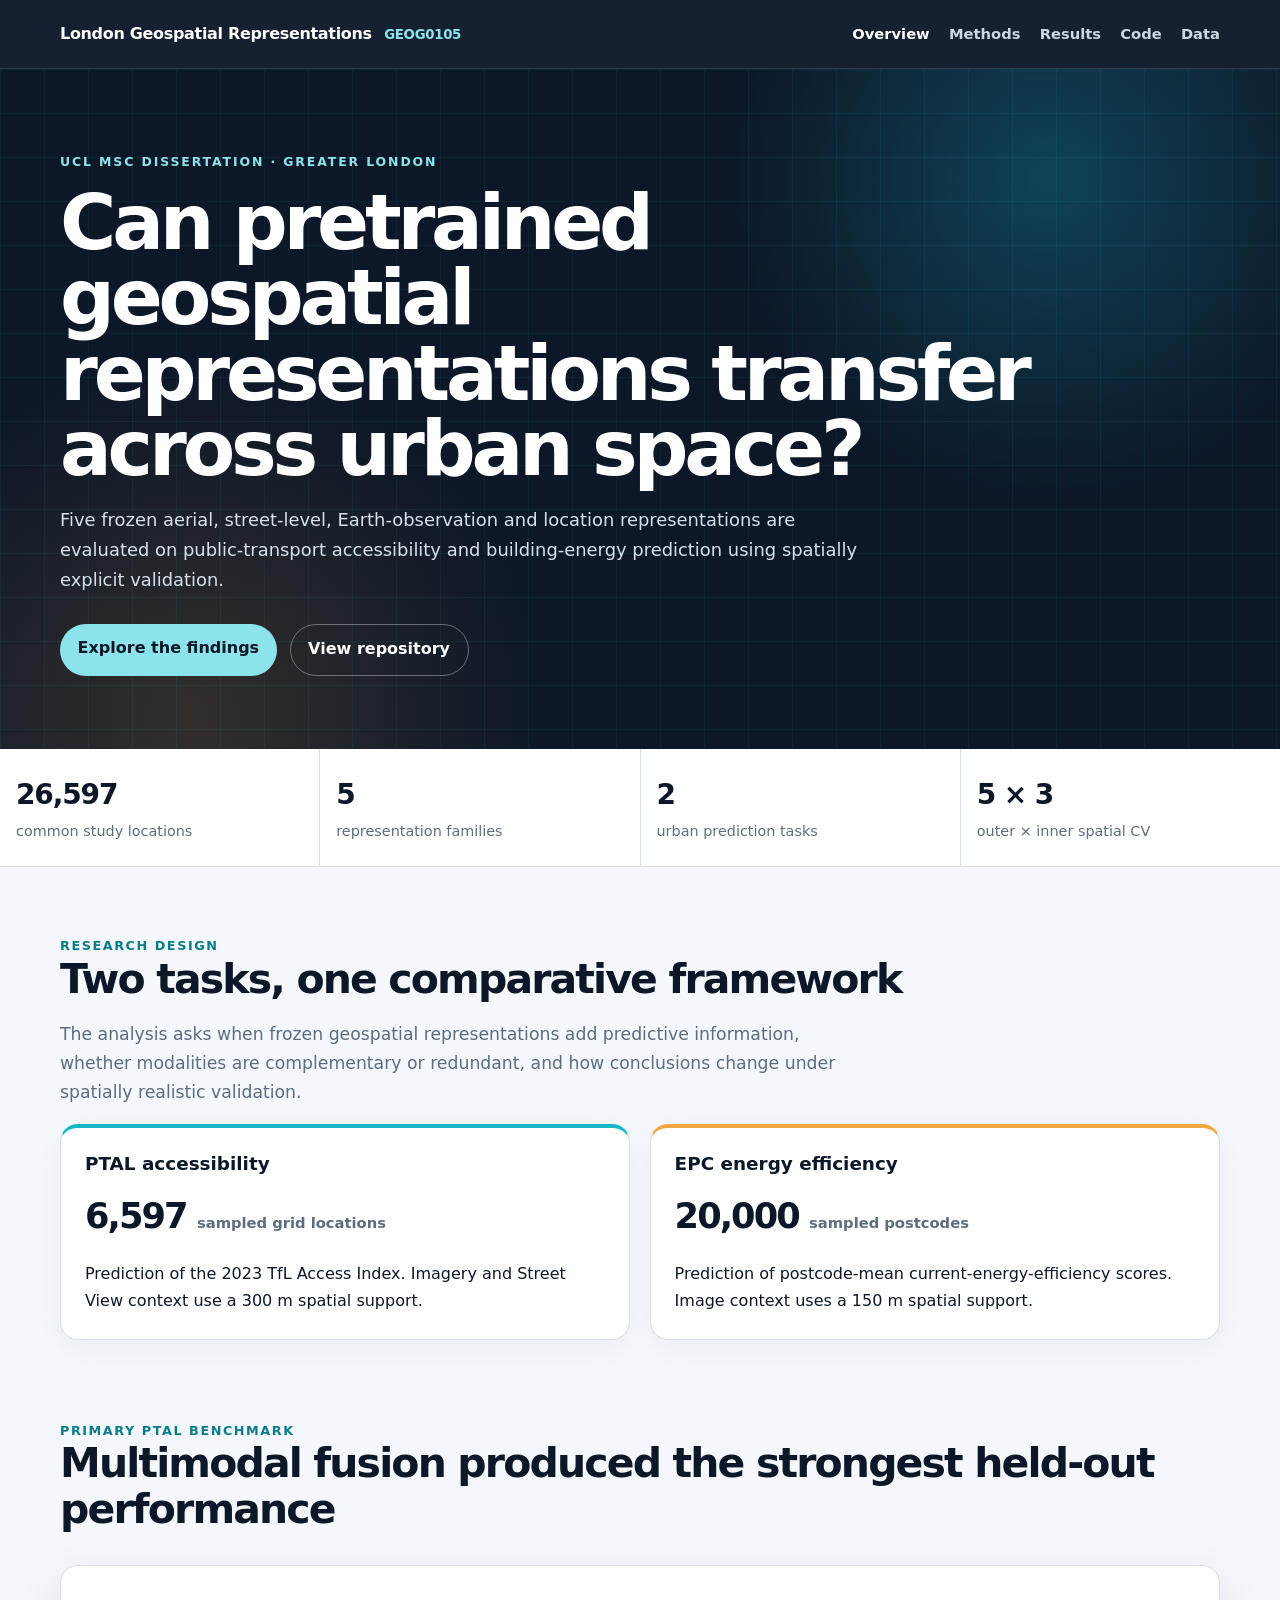
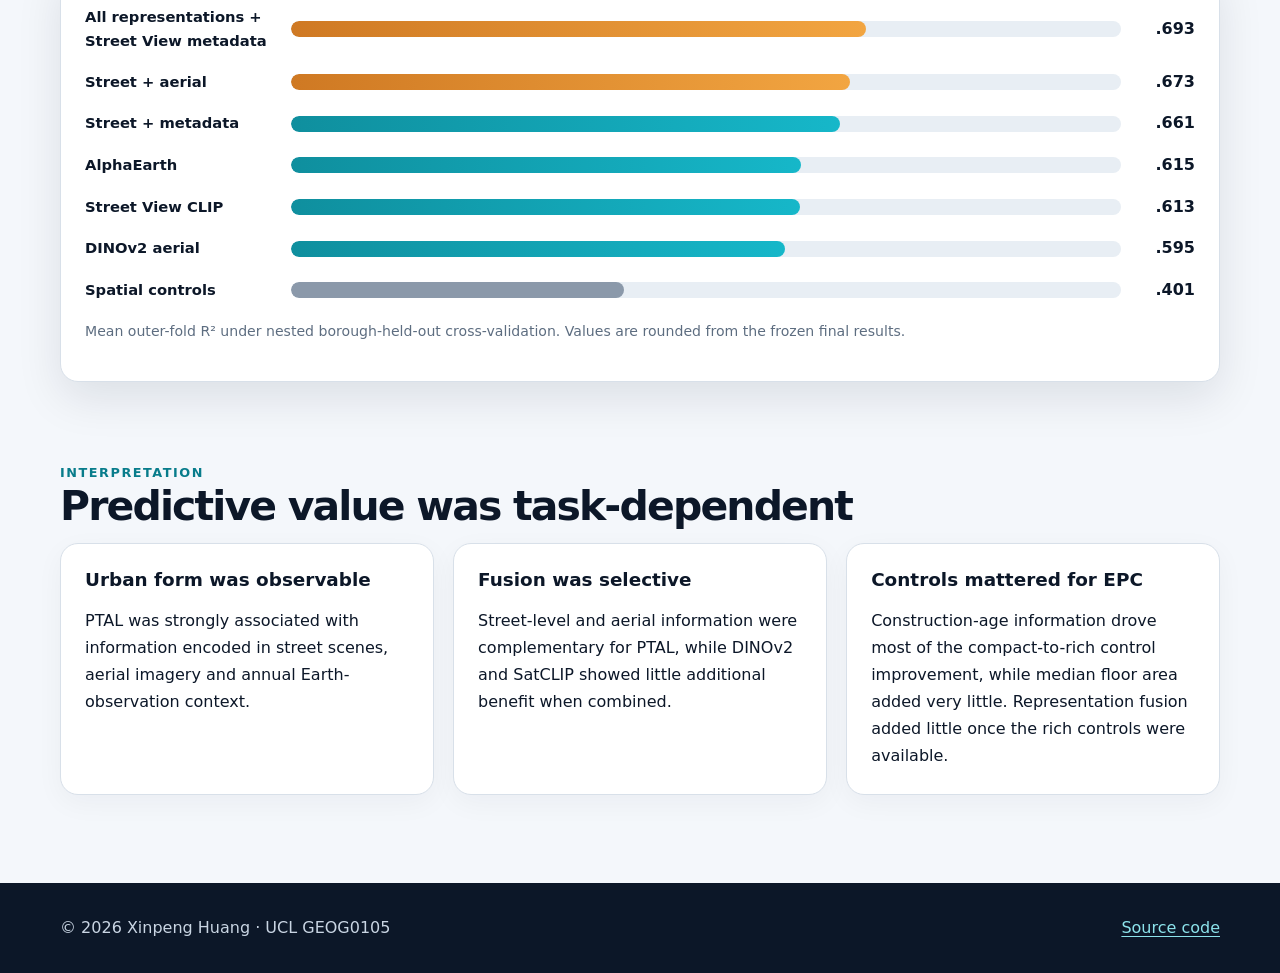
<file: docs/index.html>
<!doctype html>
<html lang="en">
<head>
  <meta charset="utf-8">
  <meta name="viewport" content="width=device-width, initial-scale=1">
  <meta name="description" content="UCL MSc dissertation on multimodal geospatial representations for spatially generalisable urban prediction in London.">
  <title>London Geospatial Representations</title>
  <link rel="stylesheet" href="assets/style.css">
</head>
<body>
  <header class="site-header"><nav class="nav" aria-label="Primary navigation">
    <a class="brand" href="index.html">London Geospatial Representations <small>GEOG0105</small></a>
    <div class="nav-links"><a aria-current="page" href="index.html">Overview</a><a href="methods.html">Methods</a><a href="results.html">Results</a><a href="code.html">Code</a><a href="data.html">Data</a></div>
  </nav></header>

  <section class="hero"><div class="hero-inner">
    <div class="eyebrow">UCL MSc Dissertation · Greater London</div>
    <h1>Can pretrained geospatial representations transfer across urban space?</h1>
    <p>Five frozen aerial, street-level, Earth-observation and location representations are evaluated on public-transport accessibility and building-energy prediction using spatially explicit validation.</p>
    <div class="hero-actions"><a class="button button-primary" href="results.html">Explore the findings</a><a class="button button-secondary" href="https://github.com/xinpeng00/london-geospatial-representations">View repository</a></div>
  </div></section>

  <div class="stat-strip" aria-label="Project statistics">
    <div class="stat"><strong>26,597</strong><span>common study locations</span></div>
    <div class="stat"><strong>5</strong><span>representation families</span></div>
    <div class="stat"><strong>2</strong><span>urban prediction tasks</span></div>
    <div class="stat"><strong>5 × 3</strong><span>outer × inner spatial CV</span></div>
  </div>

  <main>
    <section><div class="kicker">Research design</div><h2>Two tasks, one comparative framework</h2><p class="lede">The analysis asks when frozen geospatial representations add predictive information, whether modalities are complementary or redundant, and how conclusions change under spatially realistic validation.</p>
      <div class="grid-2">
        <article class="card task-card"><h3>PTAL accessibility</h3><div class="metric">6,597 <small>sampled grid locations</small></div><p>Prediction of the 2023 TfL Access Index. Imagery and Street View context use a 300 m spatial support.</p></article>
        <article class="card task-card epc"><h3>EPC energy efficiency</h3><div class="metric">20,000 <small>sampled postcodes</small></div><p>Prediction of postcode-mean current-energy-efficiency scores. Image context uses a 150 m spatial support.</p></article>
      </div>
    </section>

    <section><div class="kicker">Primary PTAL benchmark</div><h2>Multimodal fusion produced the strongest held-out performance</h2>
      <div class="chart" role="img" aria-label="Mean borough-held-out R squared for selected PTAL models">
        <div class="bar-row fusion" style="--value:.693"><div class="bar-label">All representations + Street View metadata</div><div class="bar-track"><div class="bar-fill"></div></div><div class="bar-value">.693</div></div>
        <div class="bar-row fusion" style="--value:.673"><div class="bar-label">Street + aerial</div><div class="bar-track"><div class="bar-fill"></div></div><div class="bar-value">.673</div></div>
        <div class="bar-row" style="--value:.661"><div class="bar-label">Street + metadata</div><div class="bar-track"><div class="bar-fill"></div></div><div class="bar-value">.661</div></div>
        <div class="bar-row" style="--value:.615"><div class="bar-label">AlphaEarth</div><div class="bar-track"><div class="bar-fill"></div></div><div class="bar-value">.615</div></div>
        <div class="bar-row" style="--value:.613"><div class="bar-label">Street View CLIP</div><div class="bar-track"><div class="bar-fill"></div></div><div class="bar-value">.613</div></div>
        <div class="bar-row" style="--value:.595"><div class="bar-label">DINOv2 aerial</div><div class="bar-track"><div class="bar-fill"></div></div><div class="bar-value">.595</div></div>
        <div class="bar-row control" style="--value:.401"><div class="bar-label">Spatial controls</div><div class="bar-track"><div class="bar-fill"></div></div><div class="bar-value">.401</div></div>
        <p class="chart-note">Mean outer-fold R² under nested borough-held-out cross-validation. Values are rounded from the frozen final results.</p>
      </div>
    </section>

    <section><div class="kicker">Interpretation</div><h2>Predictive value was task-dependent</h2>
      <div class="grid-3">
        <article class="card"><h3>Urban form was observable</h3><p>PTAL was strongly associated with information encoded in street scenes, aerial imagery and annual Earth-observation context.</p></article>
        <article class="card"><h3>Fusion was selective</h3><p>Street-level and aerial information were complementary for PTAL, while DINOv2 and SatCLIP showed little additional benefit when combined.</p></article>
        <article class="card"><h3>Controls mattered for EPC</h3><p>Construction-age information drove most of the compact-to-rich control improvement, while median floor area added very little. Representation fusion added little once the rich controls were available.</p></article>
      </div>
    </section>
  </main>

  <footer><div class="footer-inner"><span>© 2026 Xinpeng Huang · UCL GEOG0105</span><span><a href="https://github.com/xinpeng00/london-geospatial-representations">Source code</a></span></div></footer>
</body>
</html>
</file>
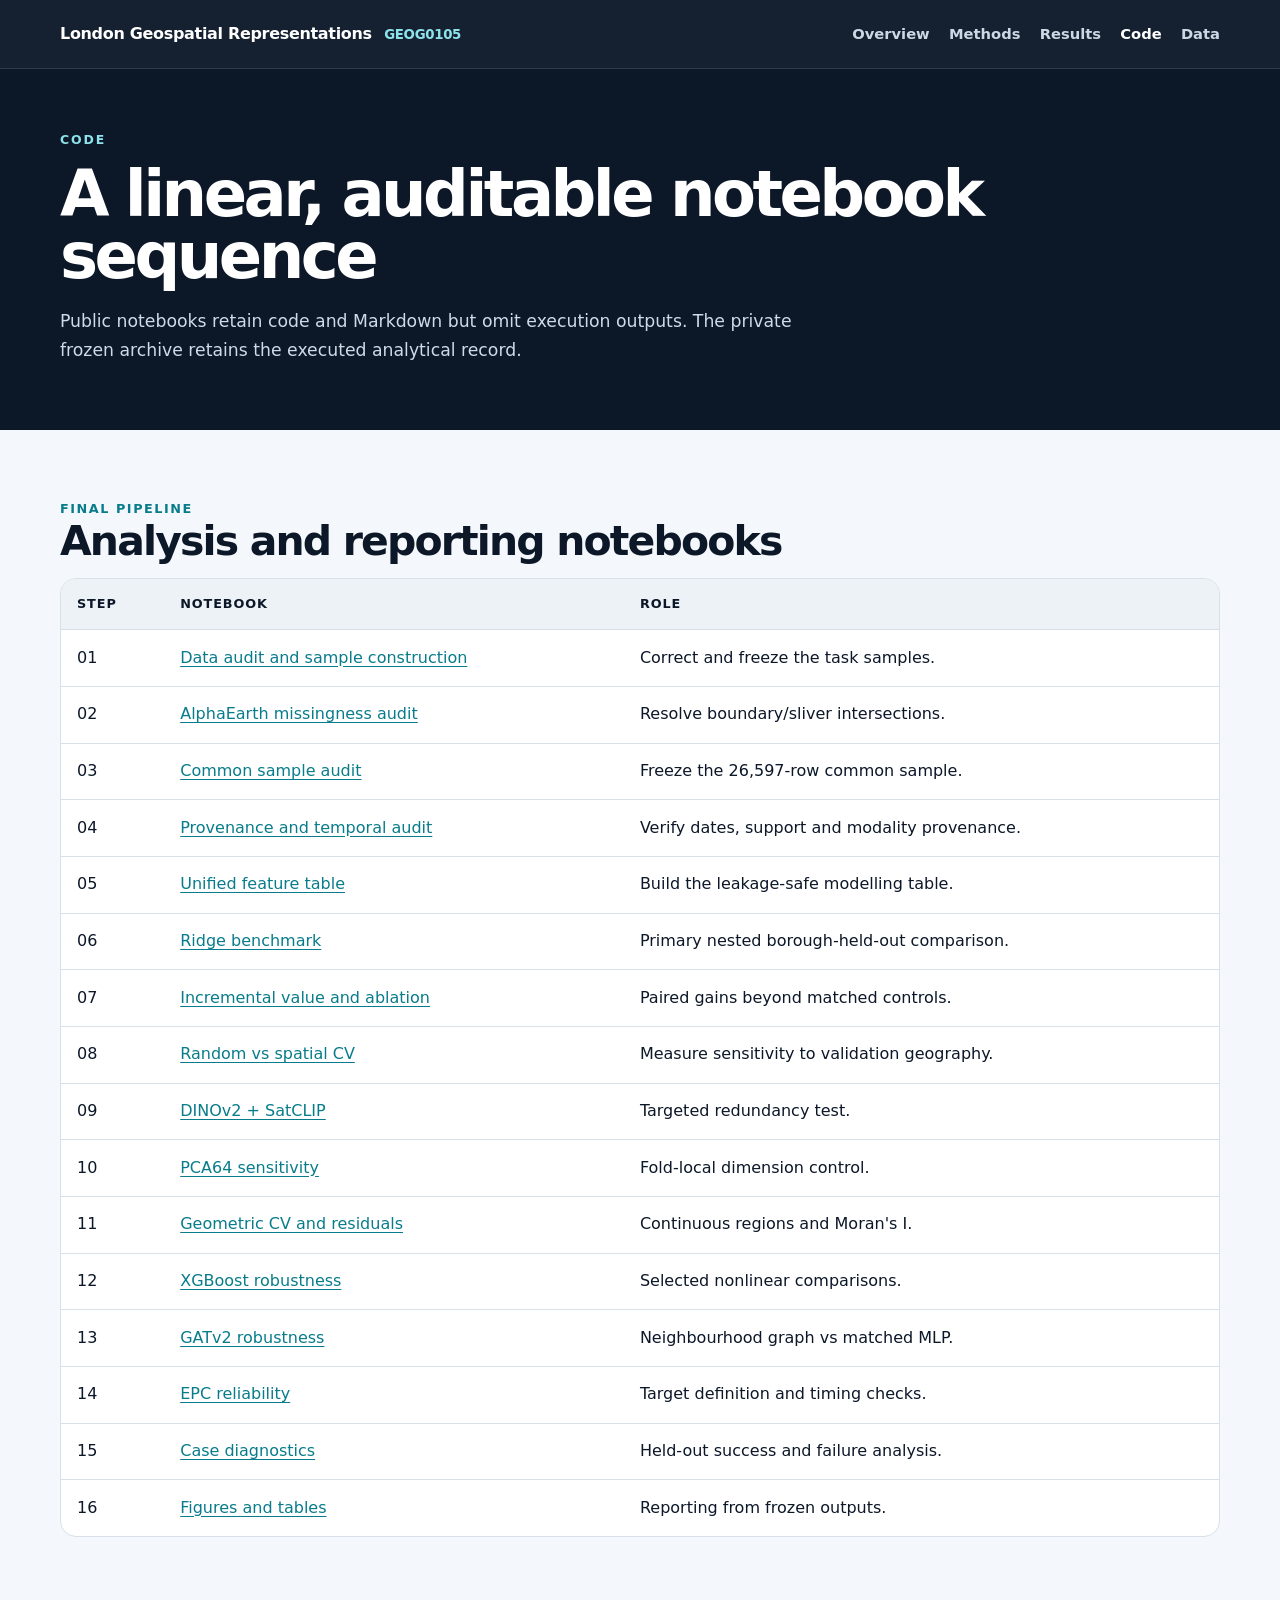
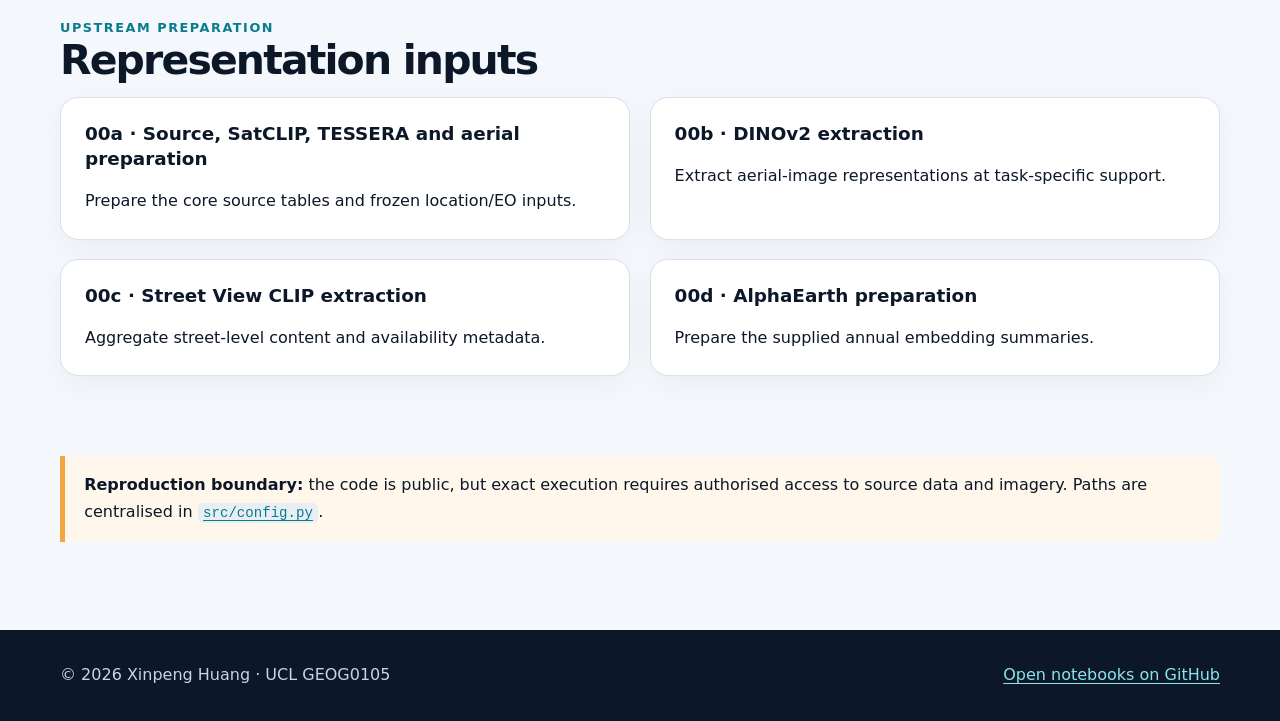
<file: docs/code.html>
<!doctype html><html lang="en"><head><meta charset="utf-8"><meta name="viewport" content="width=device-width, initial-scale=1"><meta name="description" content="Notebook index for the London geospatial representations project."><title>Code · London Geospatial Representations</title><link rel="stylesheet" href="assets/style.css"></head><body>
<header class="site-header"><nav class="nav" aria-label="Primary navigation"><a class="brand" href="index.html">London Geospatial Representations <small>GEOG0105</small></a><div class="nav-links"><a href="index.html">Overview</a><a href="methods.html">Methods</a><a href="results.html">Results</a><a aria-current="page" href="code.html">Code</a><a href="data.html">Data</a></div></nav></header>
<section class="page-head"><div><div class="eyebrow">Code</div><h1>A linear, auditable notebook sequence</h1><p>Public notebooks retain code and Markdown but omit execution outputs. The private frozen archive retains the executed analytical record.</p></div></section>
<main>
  <section><div class="kicker">Final pipeline</div><h2>Analysis and reporting notebooks</h2><div class="table-wrap"><table><thead><tr><th>Step</th><th>Notebook</th><th>Role</th></tr></thead><tbody>
    <tr><td>01</td><td><a href="https://github.com/xinpeng00/london-geospatial-representations/blob/main/notebooks/01_data_audit_and_sample_construction.ipynb">Data audit and sample construction</a></td><td>Correct and freeze the task samples.</td></tr>
    <tr><td>02</td><td><a href="https://github.com/xinpeng00/london-geospatial-representations/blob/main/notebooks/02_alphaearth_missing_audit.ipynb">AlphaEarth missingness audit</a></td><td>Resolve boundary/sliver intersections.</td></tr>
    <tr><td>03</td><td><a href="https://github.com/xinpeng00/london-geospatial-representations/blob/main/notebooks/03_common_sample_and_representation_audit.ipynb">Common sample audit</a></td><td>Freeze the 26,597-row common sample.</td></tr>
    <tr><td>04</td><td><a href="https://github.com/xinpeng00/london-geospatial-representations/blob/main/notebooks/04_data_provenance_and_temporal_audit.ipynb">Provenance and temporal audit</a></td><td>Verify dates, support and modality provenance.</td></tr>
    <tr><td>05</td><td><a href="https://github.com/xinpeng00/london-geospatial-representations/blob/main/notebooks/05_unified_final_feature_table.ipynb">Unified feature table</a></td><td>Build the leakage-safe modelling table.</td></tr>
    <tr><td>06</td><td><a href="https://github.com/xinpeng00/london-geospatial-representations/blob/main/notebooks/06_final_ridge_representation_benchmark.ipynb">Ridge benchmark</a></td><td>Primary nested borough-held-out comparison.</td></tr>
    <tr><td>07</td><td><a href="https://github.com/xinpeng00/london-geospatial-representations/blob/main/notebooks/07_controls_incremental_value_and_control_ablation.ipynb">Incremental value and ablation</a></td><td>Paired gains beyond matched controls.</td></tr>
    <tr><td>08</td><td><a href="https://github.com/xinpeng00/london-geospatial-representations/blob/main/notebooks/08_random_vs_spatial_cv_sensitivity.ipynb">Random vs spatial CV</a></td><td>Measure sensitivity to validation geography.</td></tr>
    <tr><td>09</td><td><a href="https://github.com/xinpeng00/london-geospatial-representations/blob/main/notebooks/09_targeted_dinov2_satclip_combination.ipynb">DINOv2 + SatCLIP</a></td><td>Targeted redundancy test.</td></tr>
    <tr><td>10</td><td><a href="https://github.com/xinpeng00/london-geospatial-representations/blob/main/notebooks/10_pca64_representation_dimension_sensitivity.ipynb">PCA64 sensitivity</a></td><td>Fold-local dimension control.</td></tr>
    <tr><td>11</td><td><a href="https://github.com/xinpeng00/london-geospatial-representations/blob/main/notebooks/11_geometric_spatial_blocks_and_residual_diagnostics.ipynb">Geometric CV and residuals</a></td><td>Continuous regions and Moran's I.</td></tr>
    <tr><td>12</td><td><a href="https://github.com/xinpeng00/london-geospatial-representations/blob/main/notebooks/12_selected_xgboost_nonlinearity_robustness.ipynb">XGBoost robustness</a></td><td>Selected nonlinear comparisons.</td></tr>
    <tr><td>13</td><td><a href="https://github.com/xinpeng00/london-geospatial-representations/blob/main/notebooks/13_gatv2_neighbourhood_robustness.ipynb">GATv2 robustness</a></td><td>Neighbourhood graph vs matched MLP.</td></tr>
    <tr><td>14</td><td><a href="https://github.com/xinpeng00/london-geospatial-representations/blob/main/notebooks/14_epc_reliability_and_record_timing_sensitivity.ipynb">EPC reliability</a></td><td>Target definition and timing checks.</td></tr>
    <tr><td>15</td><td><a href="https://github.com/xinpeng00/london-geospatial-representations/blob/main/notebooks/15_success_failure_case_diagnostics.ipynb">Case diagnostics</a></td><td>Held-out success and failure analysis.</td></tr>
    <tr><td>16</td><td><a href="https://github.com/xinpeng00/london-geospatial-representations/blob/main/notebooks/16_dissertation_figures_tables_FINAL.ipynb">Figures and tables</a></td><td>Reporting from frozen outputs.</td></tr>
  </tbody></table></div></section>

  <section><div class="kicker">Upstream preparation</div><h2>Representation inputs</h2><div class="grid-2">
    <article class="card"><h3>00a · Source, SatCLIP, TESSERA and aerial preparation</h3><p>Prepare the core source tables and frozen location/EO inputs.</p></article>
    <article class="card"><h3>00b · DINOv2 extraction</h3><p>Extract aerial-image representations at task-specific support.</p></article>
    <article class="card"><h3>00c · Street View CLIP extraction</h3><p>Aggregate street-level content and availability metadata.</p></article>
    <article class="card"><h3>00d · AlphaEarth preparation</h3><p>Prepare the supplied annual embedding summaries.</p></article>
  </div></section>

  <section><div class="callout"><strong>Reproduction boundary:</strong> the code is public, but exact execution requires authorised access to source data and imagery. Paths are centralised in <a href="https://github.com/xinpeng00/london-geospatial-representations/blob/main/src/config.py"><code>src/config.py</code></a>.</div></section>
</main><footer><div class="footer-inner"><span>© 2026 Xinpeng Huang · UCL GEOG0105</span><span><a href="https://github.com/xinpeng00/london-geospatial-representations/tree/main/notebooks">Open notebooks on GitHub</a></span></div></footer></body></html>
</file>
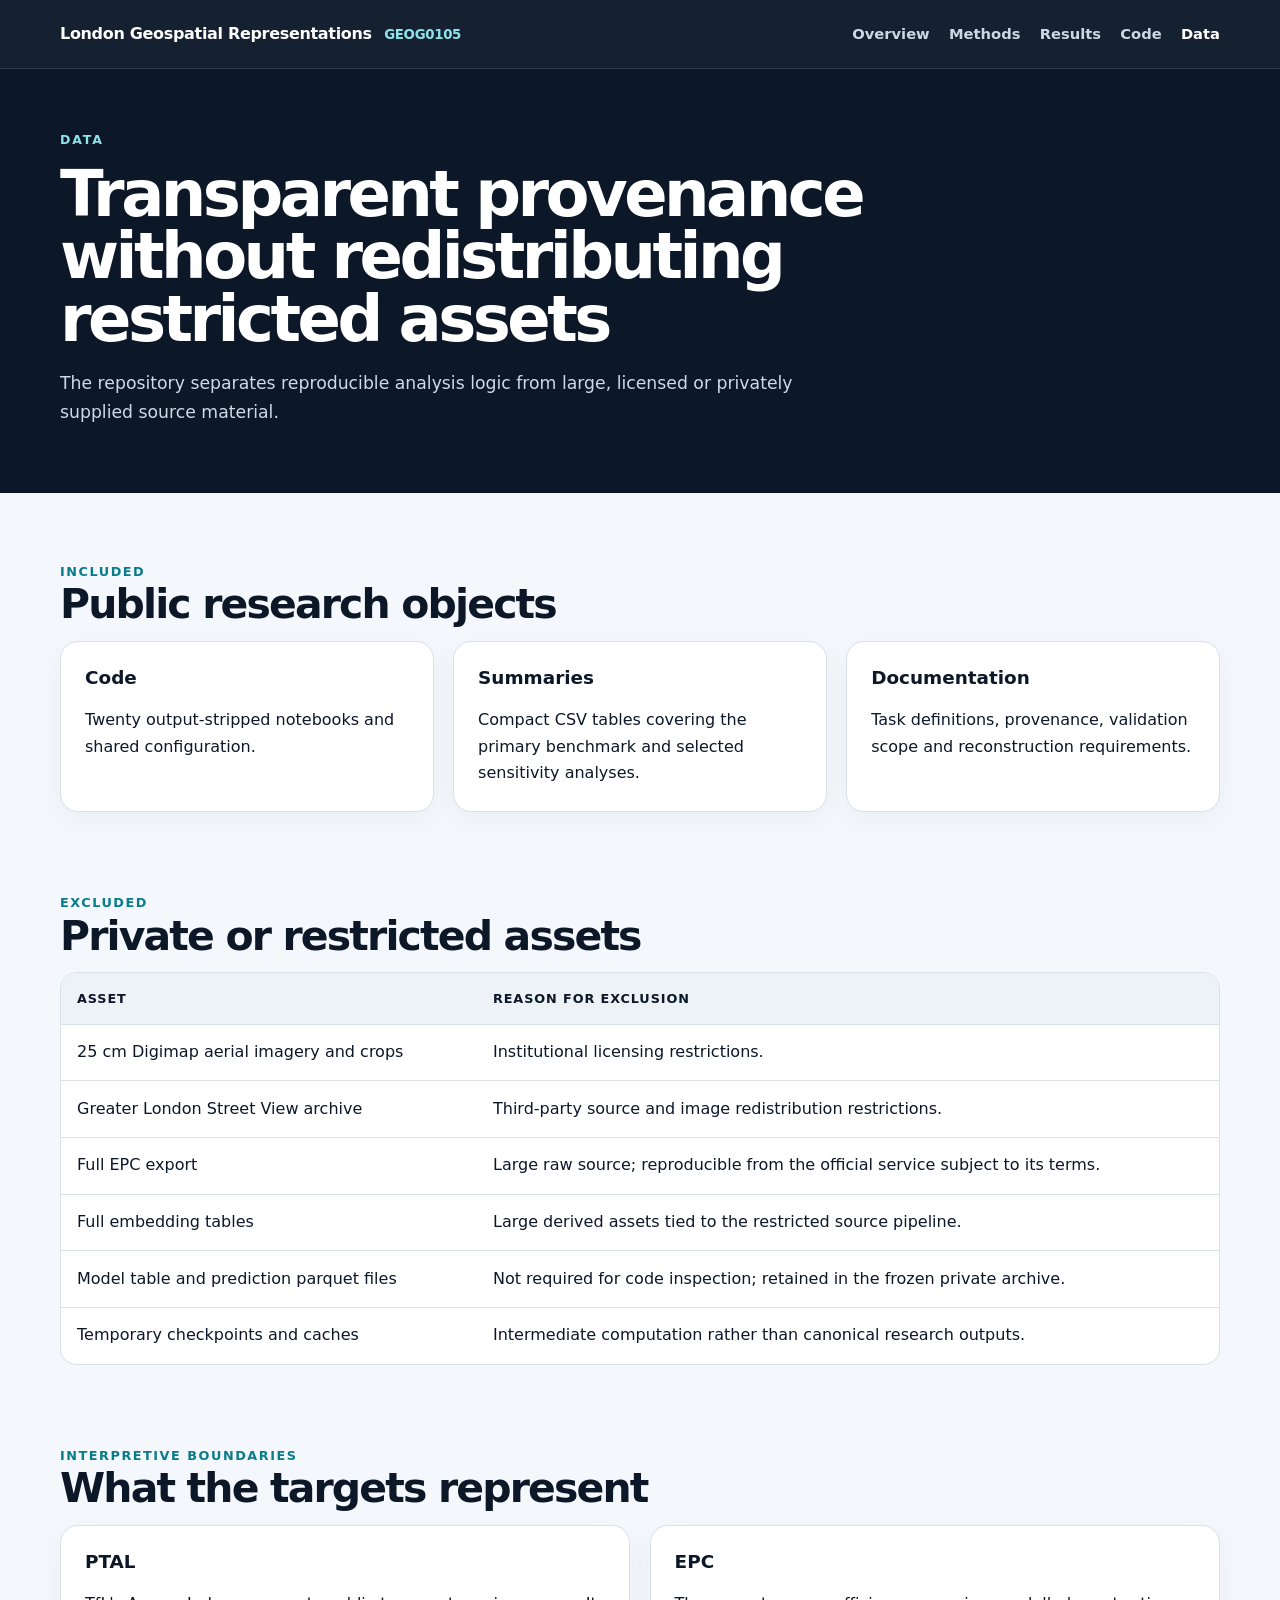
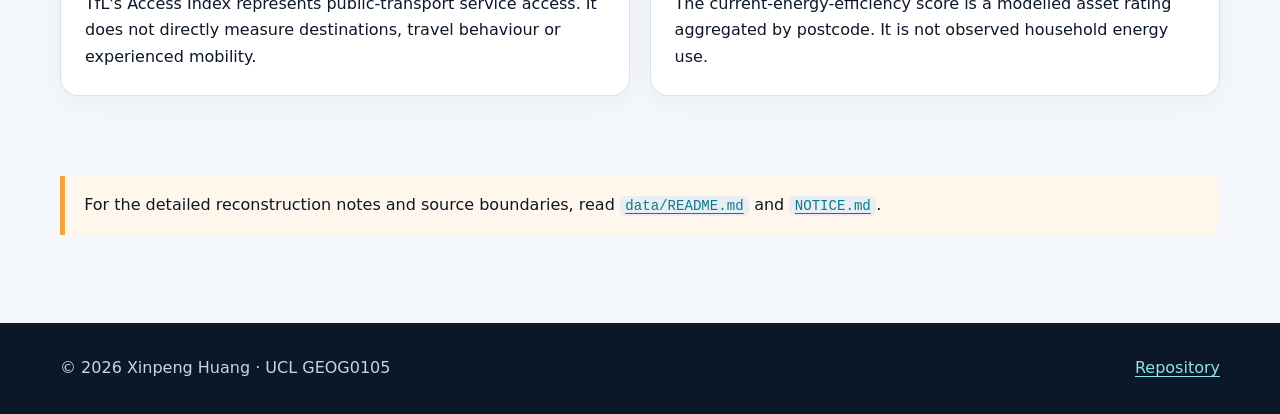
<file: docs/data.html>
<!doctype html><html lang="en"><head><meta charset="utf-8"><meta name="viewport" content="width=device-width, initial-scale=1"><meta name="description" content="Data availability and licensing for the London geospatial representations project."><title>Data · London Geospatial Representations</title><link rel="stylesheet" href="assets/style.css"></head><body>
<header class="site-header"><nav class="nav" aria-label="Primary navigation"><a class="brand" href="index.html">London Geospatial Representations <small>GEOG0105</small></a><div class="nav-links"><a href="index.html">Overview</a><a href="methods.html">Methods</a><a href="results.html">Results</a><a href="code.html">Code</a><a aria-current="page" href="data.html">Data</a></div></nav></header>
<section class="page-head"><div><div class="eyebrow">Data</div><h1>Transparent provenance without redistributing restricted assets</h1><p>The repository separates reproducible analysis logic from large, licensed or privately supplied source material.</p></div></section>
<main>
  <section><div class="kicker">Included</div><h2>Public research objects</h2><div class="grid-3">
    <article class="card"><h3>Code</h3><p>Twenty output-stripped notebooks and shared configuration.</p></article>
    <article class="card"><h3>Summaries</h3><p>Compact CSV tables covering the primary benchmark and selected sensitivity analyses.</p></article>
    <article class="card"><h3>Documentation</h3><p>Task definitions, provenance, validation scope and reconstruction requirements.</p></article>
  </div></section>

  <section><div class="kicker">Excluded</div><h2>Private or restricted assets</h2><div class="table-wrap"><table><thead><tr><th>Asset</th><th>Reason for exclusion</th></tr></thead><tbody>
    <tr><td>25 cm Digimap aerial imagery and crops</td><td>Institutional licensing restrictions.</td></tr>
    <tr><td>Greater London Street View archive</td><td>Third-party source and image redistribution restrictions.</td></tr>
    <tr><td>Full EPC export</td><td>Large raw source; reproducible from the official service subject to its terms.</td></tr>
    <tr><td>Full embedding tables</td><td>Large derived assets tied to the restricted source pipeline.</td></tr>
    <tr><td>Model table and prediction parquet files</td><td>Not required for code inspection; retained in the frozen private archive.</td></tr>
    <tr><td>Temporary checkpoints and caches</td><td>Intermediate computation rather than canonical research outputs.</td></tr>
  </tbody></table></div></section>

  <section><div class="kicker">Interpretive boundaries</div><h2>What the targets represent</h2><div class="grid-2">
    <article class="card"><h3>PTAL</h3><p>TfL's Access Index represents public-transport service access. It does not directly measure destinations, travel behaviour or experienced mobility.</p></article>
    <article class="card"><h3>EPC</h3><p>The current-energy-efficiency score is a modelled asset rating aggregated by postcode. It is not observed household energy use.</p></article>
  </div></section>

  <section><div class="callout">For the detailed reconstruction notes and source boundaries, read <a href="https://github.com/xinpeng00/london-geospatial-representations/blob/main/data/README.md"><code>data/README.md</code></a> and <a href="https://github.com/xinpeng00/london-geospatial-representations/blob/main/NOTICE.md"><code>NOTICE.md</code></a>.</div></section>
</main><footer><div class="footer-inner"><span>© 2026 Xinpeng Huang · UCL GEOG0105</span><span><a href="https://github.com/xinpeng00/london-geospatial-representations">Repository</a></span></div></footer></body></html>
</file>
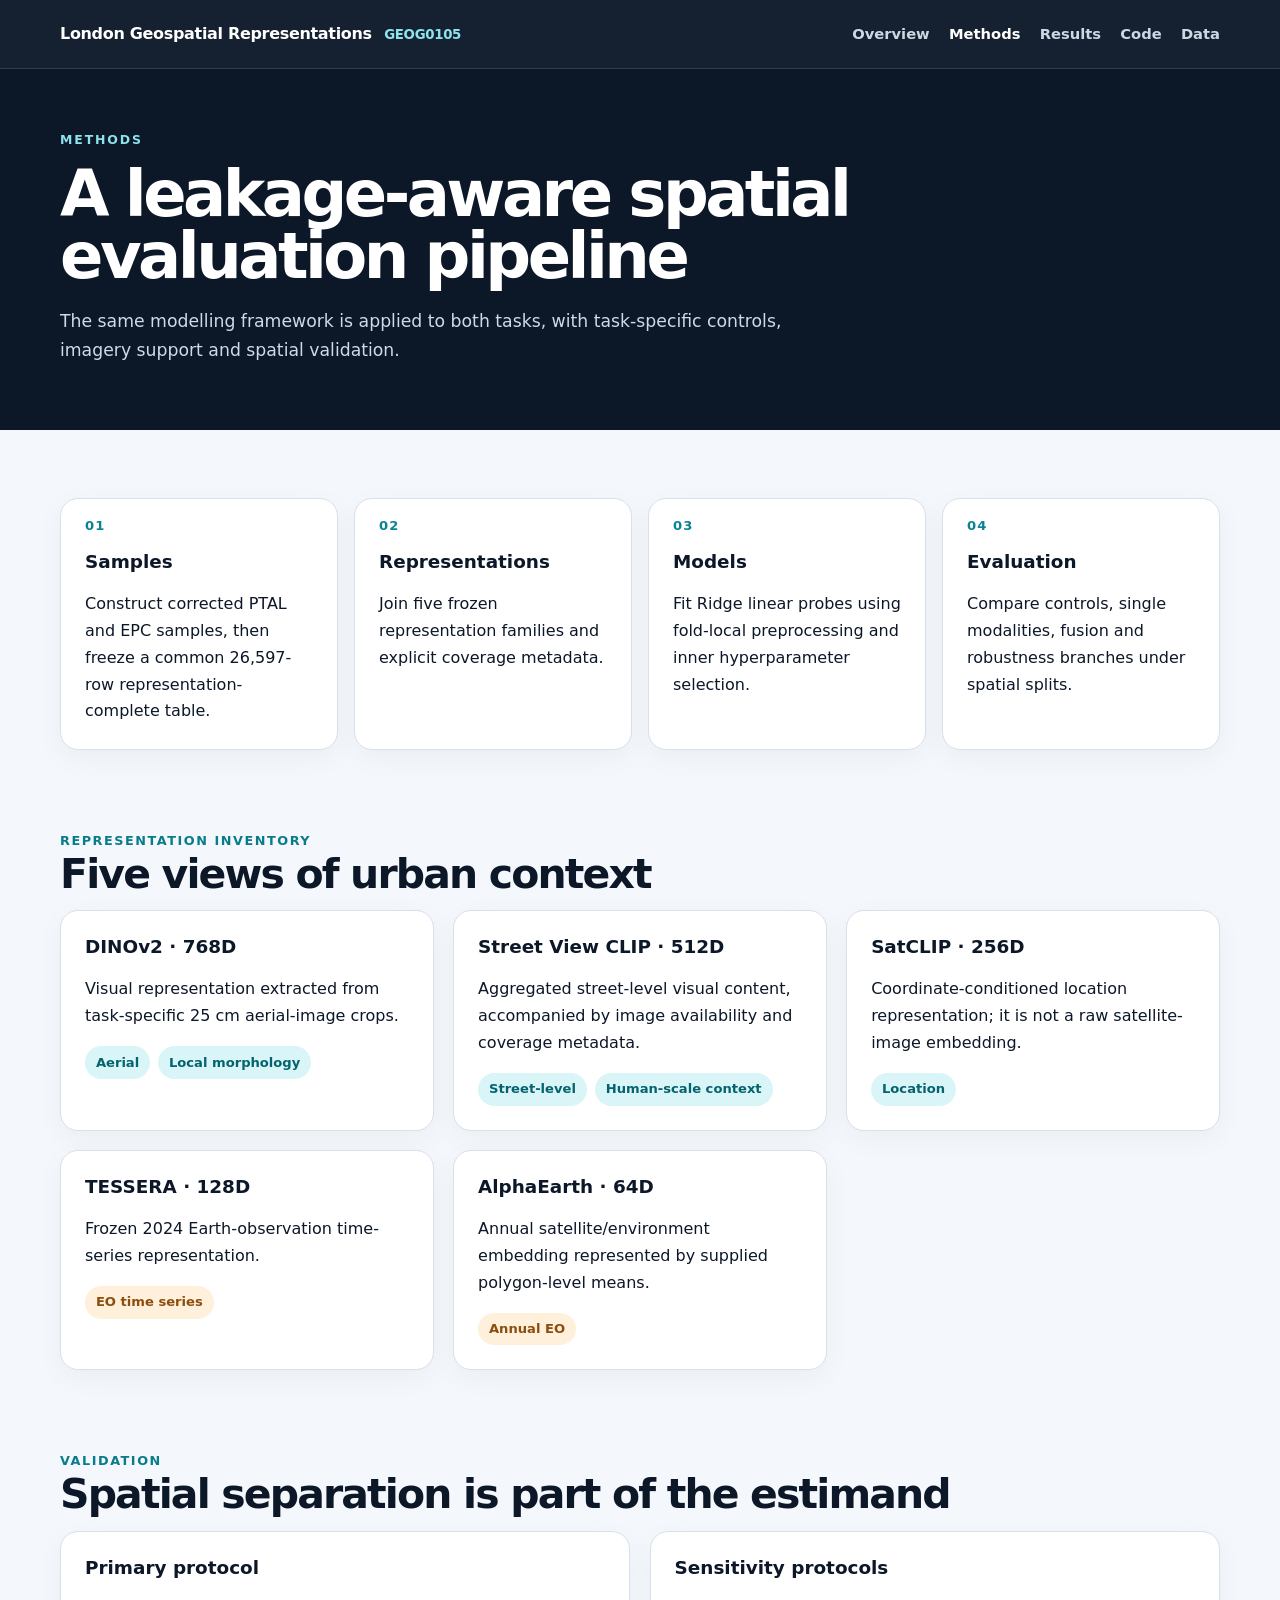
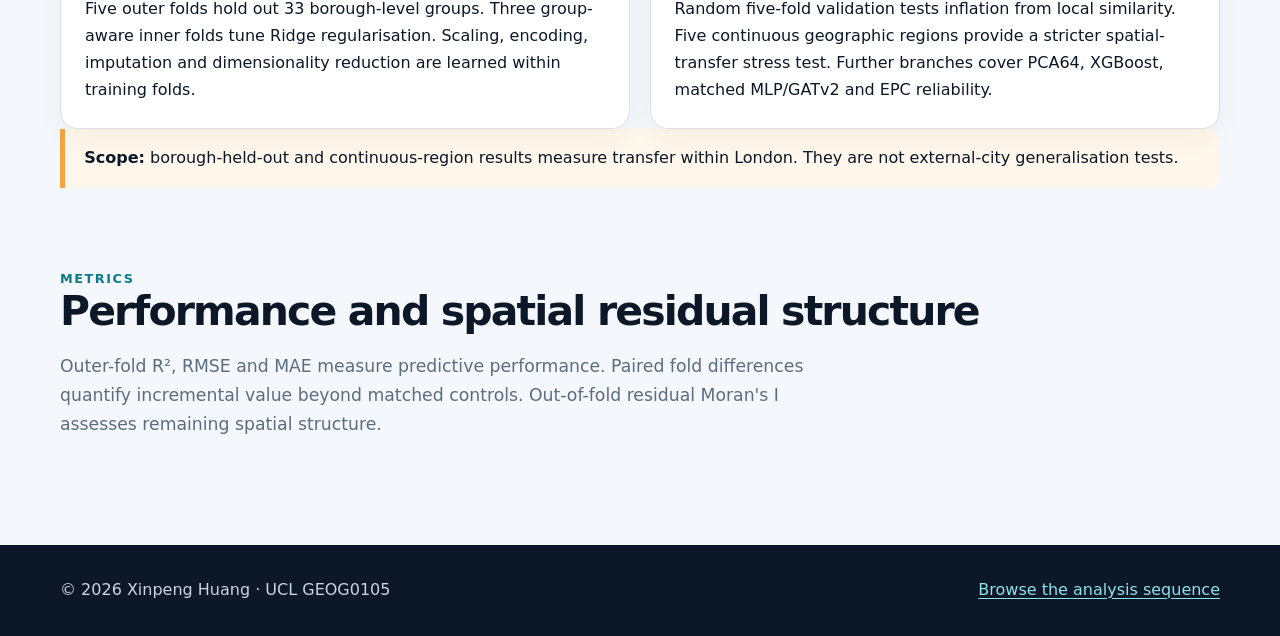
<file: docs/methods.html>
<!doctype html><html lang="en"><head><meta charset="utf-8"><meta name="viewport" content="width=device-width, initial-scale=1"><meta name="description" content="Methods for the London geospatial representations dissertation."><title>Methods · London Geospatial Representations</title><link rel="stylesheet" href="assets/style.css"></head><body>
<header class="site-header"><nav class="nav" aria-label="Primary navigation"><a class="brand" href="index.html">London Geospatial Representations <small>GEOG0105</small></a><div class="nav-links"><a href="index.html">Overview</a><a aria-current="page" href="methods.html">Methods</a><a href="results.html">Results</a><a href="code.html">Code</a><a href="data.html">Data</a></div></nav></header>
<section class="page-head"><div><div class="eyebrow">Methods</div><h1>A leakage-aware spatial evaluation pipeline</h1><p>The same modelling framework is applied to both tasks, with task-specific controls, imagery support and spatial validation.</p></div></section>
<main>
  <section><div class="pipeline">
    <article class="card"><h3>Samples</h3><p>Construct corrected PTAL and EPC samples, then freeze a common 26,597-row representation-complete table.</p></article>
    <article class="card"><h3>Representations</h3><p>Join five frozen representation families and explicit coverage metadata.</p></article>
    <article class="card"><h3>Models</h3><p>Fit Ridge linear probes using fold-local preprocessing and inner hyperparameter selection.</p></article>
    <article class="card"><h3>Evaluation</h3><p>Compare controls, single modalities, fusion and robustness branches under spatial splits.</p></article>
  </div></section>

  <section><div class="kicker">Representation inventory</div><h2>Five views of urban context</h2><div class="grid-3">
    <article class="card"><h3>DINOv2 · 768D</h3><p>Visual representation extracted from task-specific 25 cm aerial-image crops.</p><div class="chips"><span class="chip">Aerial</span><span class="chip">Local morphology</span></div></article>
    <article class="card"><h3>Street View CLIP · 512D</h3><p>Aggregated street-level visual content, accompanied by image availability and coverage metadata.</p><div class="chips"><span class="chip">Street-level</span><span class="chip">Human-scale context</span></div></article>
    <article class="card"><h3>SatCLIP · 256D</h3><p>Coordinate-conditioned location representation; it is not a raw satellite-image embedding.</p><div class="chips"><span class="chip">Location</span></div></article>
    <article class="card"><h3>TESSERA · 128D</h3><p>Frozen 2024 Earth-observation time-series representation.</p><div class="chips"><span class="chip amber">EO time series</span></div></article>
    <article class="card"><h3>AlphaEarth · 64D</h3><p>Annual satellite/environment embedding represented by supplied polygon-level means.</p><div class="chips"><span class="chip amber">Annual EO</span></div></article>
  </div></section>

  <section><div class="kicker">Validation</div><h2>Spatial separation is part of the estimand</h2><div class="grid-2">
    <article class="card"><h3>Primary protocol</h3><p>Five outer folds hold out 33 borough-level groups. Three group-aware inner folds tune Ridge regularisation. Scaling, encoding, imputation and dimensionality reduction are learned within training folds.</p></article>
    <article class="card"><h3>Sensitivity protocols</h3><p>Random five-fold validation tests inflation from local similarity. Five continuous geographic regions provide a stricter spatial-transfer stress test. Further branches cover PCA64, XGBoost, matched MLP/GATv2 and EPC reliability.</p></article>
  </div><div class="callout"><strong>Scope:</strong> borough-held-out and continuous-region results measure transfer within London. They are not external-city generalisation tests.</div></section>

  <section><div class="kicker">Metrics</div><h2>Performance and spatial residual structure</h2><p class="lede">Outer-fold R², RMSE and MAE measure predictive performance. Paired fold differences quantify incremental value beyond matched controls. Out-of-fold residual Moran's I assesses remaining spatial structure.</p></section>
</main><footer><div class="footer-inner"><span>© 2026 Xinpeng Huang · UCL GEOG0105</span><span><a href="code.html">Browse the analysis sequence</a></span></div></footer></body></html>
</file>
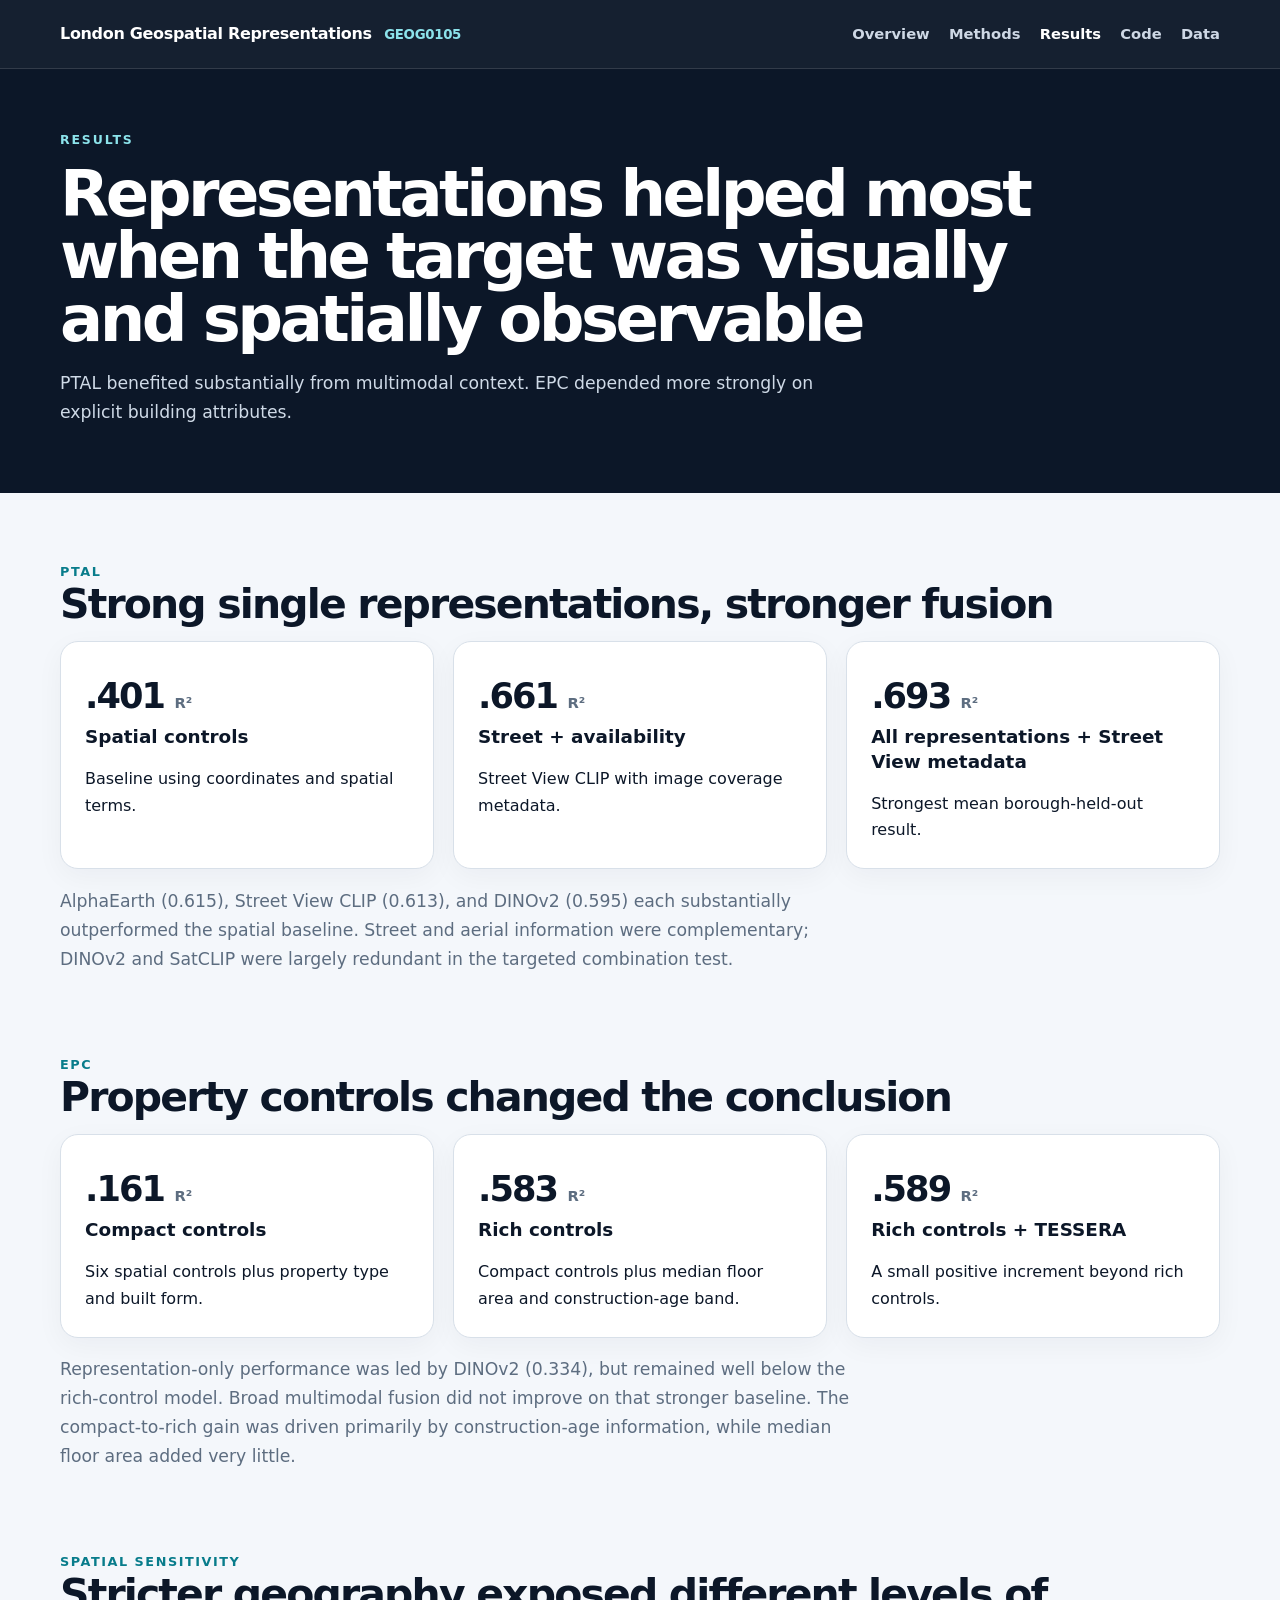
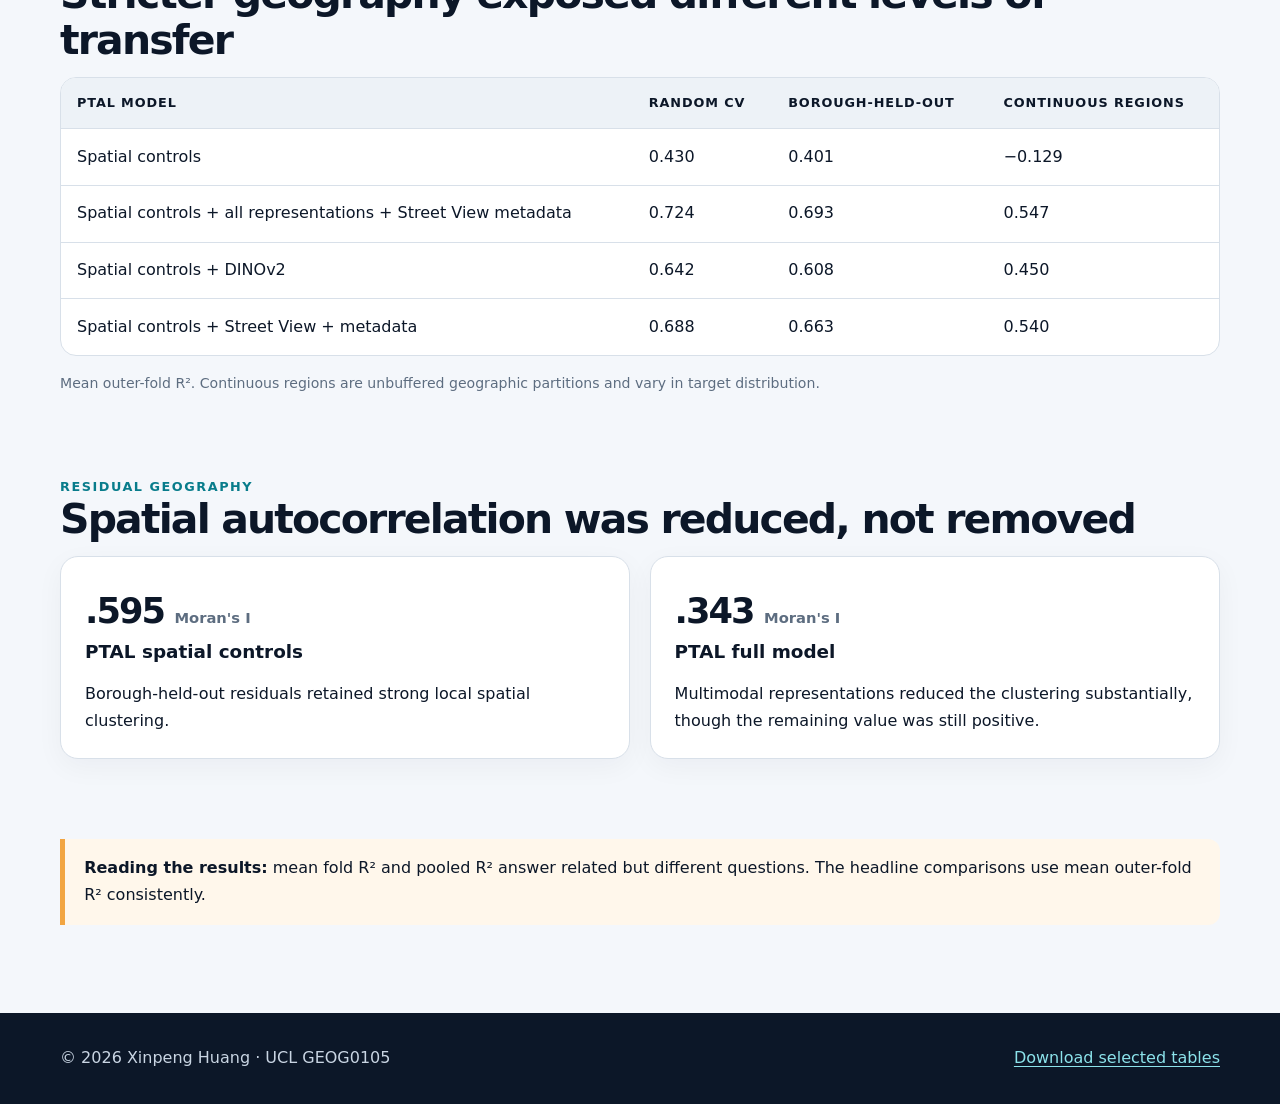
<file: docs/results.html>
<!doctype html><html lang="en"><head><meta charset="utf-8"><meta name="viewport" content="width=device-width, initial-scale=1"><meta name="description" content="Results from the London geospatial representations dissertation."><title>Results · London Geospatial Representations</title><link rel="stylesheet" href="assets/style.css"></head><body>
<header class="site-header"><nav class="nav" aria-label="Primary navigation"><a class="brand" href="index.html">London Geospatial Representations <small>GEOG0105</small></a><div class="nav-links"><a href="index.html">Overview</a><a href="methods.html">Methods</a><a aria-current="page" href="results.html">Results</a><a href="code.html">Code</a><a href="data.html">Data</a></div></nav></header>
<section class="page-head"><div><div class="eyebrow">Results</div><h1>Representations helped most when the target was visually and spatially observable</h1><p>PTAL benefited substantially from multimodal context. EPC depended more strongly on explicit building attributes.</p></div></section>
<main>
  <section><div class="kicker">PTAL</div><h2>Strong single representations, stronger fusion</h2><div class="grid-3">
    <article class="card"><div class="metric">.401 <small>R²</small></div><h3>Spatial controls</h3><p>Baseline using coordinates and spatial terms.</p></article>
    <article class="card"><div class="metric">.661 <small>R²</small></div><h3>Street + availability</h3><p>Street View CLIP with image coverage metadata.</p></article>
    <article class="card"><div class="metric">.693 <small>R²</small></div><h3>All representations + Street View metadata</h3><p>Strongest mean borough-held-out result.</p></article>
  </div><p class="lede">AlphaEarth (0.615), Street View CLIP (0.613), and DINOv2 (0.595) each substantially outperformed the spatial baseline. Street and aerial information were complementary; DINOv2 and SatCLIP were largely redundant in the targeted combination test.</p></section>

  <section><div class="kicker">EPC</div><h2>Property controls changed the conclusion</h2><div class="grid-3">
    <article class="card"><div class="metric">.161 <small>R²</small></div><h3>Compact controls</h3><p>Six spatial controls plus property type and built form.</p></article>
    <article class="card"><div class="metric">.583 <small>R²</small></div><h3>Rich controls</h3><p>Compact controls plus median floor area and construction-age band.</p></article>
    <article class="card"><div class="metric">.589 <small>R²</small></div><h3>Rich controls + TESSERA</h3><p>A small positive increment beyond rich controls.</p></article>
  </div><p class="lede">Representation-only performance was led by DINOv2 (0.334), but remained well below the rich-control model. Broad multimodal fusion did not improve on that stronger baseline. The compact-to-rich gain was driven primarily by construction-age information, while median floor area added very little.</p></section>

  <section><div class="kicker">Spatial sensitivity</div><h2>Stricter geography exposed different levels of transfer</h2><div class="table-wrap"><table><thead><tr><th>PTAL model</th><th>Random CV</th><th>Borough-held-out</th><th>Continuous regions</th></tr></thead><tbody>
    <tr><td>Spatial controls</td><td>0.430</td><td>0.401</td><td>−0.129</td></tr>
    <tr><td>Spatial controls + all representations + Street View metadata</td><td>0.724</td><td>0.693</td><td>0.547</td></tr>
    <tr><td>Spatial controls + DINOv2</td><td>0.642</td><td>0.608</td><td>0.450</td></tr>
    <tr><td>Spatial controls + Street View + metadata</td><td>0.688</td><td>0.663</td><td>0.540</td></tr>
  </tbody></table></div><p class="chart-note">Mean outer-fold R². Continuous regions are unbuffered geographic partitions and vary in target distribution.</p></section>

  <section><div class="kicker">Residual geography</div><h2>Spatial autocorrelation was reduced, not removed</h2><div class="grid-2">
    <article class="card"><div class="metric">.595 <small>Moran's I</small></div><h3>PTAL spatial controls</h3><p>Borough-held-out residuals retained strong local spatial clustering.</p></article>
    <article class="card"><div class="metric">.343 <small>Moran's I</small></div><h3>PTAL full model</h3><p>Multimodal representations reduced the clustering substantially, though the remaining value was still positive.</p></article>
  </div></section>

  <section><div class="callout"><strong>Reading the results:</strong> mean fold R² and pooled R² answer related but different questions. The headline comparisons use mean outer-fold R² consistently.</div></section>
</main><footer><div class="footer-inner"><span>© 2026 Xinpeng Huang · UCL GEOG0105</span><span><a href="https://github.com/xinpeng00/london-geospatial-representations/tree/main/results/selected_tables">Download selected tables</a></span></div></footer></body></html>
</file>
<file: docs/assets/style.css>
:root {
  --ink: #0c1728;
  --ink-2: #172b45;
  --paper: #f4f7fb;
  --white: #ffffff;
  --cyan: #16b7c9;
  --cyan-soft: #d9f5f7;
  --amber: #f2a541;
  --red: #e55d5d;
  --muted: #5d6d80;
  --line: #d8e0e9;
  --shadow: 0 16px 45px rgba(12, 23, 40, .10);
  --max: 1160px;
}

* { box-sizing: border-box; }
html { scroll-behavior: smooth; }
body {
  margin: 0;
  color: var(--ink);
  background: var(--paper);
  font-family: Inter, ui-sans-serif, system-ui, -apple-system, BlinkMacSystemFont, "Segoe UI", sans-serif;
  font-size: 1rem;
  line-height: 1.68;
}
a { color: #087c8b; text-underline-offset: .18em; }
a:hover { color: #055a65; }

.site-header {
  position: sticky;
  top: 0;
  z-index: 10;
  border-bottom: 1px solid rgba(255,255,255,.12);
  background: rgba(12, 23, 40, .96);
  backdrop-filter: blur(14px);
}
.nav {
  width: min(var(--max), calc(100% - 2rem));
  min-height: 68px;
  margin: auto;
  display: flex;
  align-items: center;
  justify-content: space-between;
  gap: 1.5rem;
}
.brand { color: #fff; text-decoration: none; font-weight: 750; letter-spacing: -.02em; }
.brand small { color: #8ce3eb; font-weight: 600; margin-left: .45rem; }
.nav-links { display: flex; gap: 1.2rem; flex-wrap: wrap; }
.nav-links a { color: #ced8e5; text-decoration: none; font-size: .92rem; font-weight: 650; }
.nav-links a[aria-current="page"], .nav-links a:hover { color: #fff; }

.hero {
  color: white;
  background:
    linear-gradient(rgba(22,183,201,.08) 1px, transparent 1px),
    linear-gradient(90deg, rgba(22,183,201,.08) 1px, transparent 1px),
    radial-gradient(circle at 82% 16%, rgba(22,183,201,.28), transparent 27%),
    radial-gradient(circle at 15% 95%, rgba(242,165,65,.17), transparent 28%),
    var(--ink);
  background-size: 44px 44px, 44px 44px, auto, auto, auto;
}
.hero-inner { width: min(var(--max), calc(100% - 2rem)); margin: auto; padding: 5.2rem 0 4.6rem; }
.eyebrow { color: #8ce3eb; text-transform: uppercase; letter-spacing: .15em; font-weight: 750; font-size: .78rem; }
h1 { margin: .75rem 0 1.15rem; max-width: 990px; font-size: clamp(2.35rem, 6vw, 5.2rem); line-height: .98; letter-spacing: -.055em; }
.hero p { max-width: 800px; color: #d7e1ec; font-size: 1.12rem; }
.hero-actions { display: flex; gap: .8rem; flex-wrap: wrap; margin-top: 1.8rem; }
.button { display: inline-block; border-radius: 999px; padding: .72rem 1.1rem; text-decoration: none; font-weight: 750; }
.button-primary { color: var(--ink); background: #8ce3eb; }
.button-secondary { color: #fff; border: 1px solid rgba(255,255,255,.35); }

.stat-strip { display: grid; grid-template-columns: repeat(4, 1fr); gap: 1px; background: var(--line); border-bottom: 1px solid var(--line); }
.stat { background: #fff; padding: 1.35rem max(1rem, calc((100vw - var(--max))/8)); }
.stat strong { display: block; font-size: 1.75rem; letter-spacing: -.04em; }
.stat span { color: var(--muted); font-size: .9rem; }

main { width: min(var(--max), calc(100% - 2rem)); margin: auto; padding: 4.25rem 0 5.5rem; }
section + section { margin-top: 5rem; }
h2 { margin: 0 0 .8rem; font-size: clamp(1.8rem, 3.2vw, 3rem); line-height: 1.12; letter-spacing: -.045em; }
h3 { margin: 0 0 .55rem; font-size: 1.15rem; line-height: 1.35; }
.lede { max-width: 800px; color: var(--muted); font-size: 1.08rem; }
.kicker { color: #087c8b; font-size: .8rem; letter-spacing: .12em; text-transform: uppercase; font-weight: 800; }

.grid-2 { display: grid; grid-template-columns: repeat(2, minmax(0, 1fr)); gap: 1.2rem; }
.grid-3 { display: grid; grid-template-columns: repeat(3, minmax(0, 1fr)); gap: 1.2rem; }
.card { background: #fff; border: 1px solid var(--line); border-radius: 18px; padding: 1.5rem; box-shadow: 0 8px 28px rgba(12,23,40,.045); }
.card p:last-child { margin-bottom: 0; }
.task-card { border-top: 4px solid var(--cyan); }
.task-card.epc { border-top-color: var(--amber); }
.metric { font-size: 2.2rem; font-weight: 800; letter-spacing: -.055em; }
.metric small { font-size: .92rem; color: var(--muted); letter-spacing: 0; }

.chart { margin-top: 2rem; background: #fff; border: 1px solid var(--line); border-radius: 18px; padding: 1.5rem; box-shadow: var(--shadow); }
.bar-row { display: grid; grid-template-columns: 190px 1fr 58px; gap: 1rem; align-items: center; margin: .92rem 0; }
.bar-label { font-size: .92rem; font-weight: 650; }
.bar-track { height: 16px; border-radius: 99px; background: #e8eef4; overflow: hidden; }
.bar-fill { height: 100%; width: calc(var(--value) * 100%); border-radius: inherit; background: linear-gradient(90deg, #0f8f9e, var(--cyan)); }
.bar-row.control .bar-fill { background: #8b99aa; }
.bar-row.fusion .bar-fill { background: linear-gradient(90deg, #cf7923, var(--amber)); }
.bar-value { text-align: right; font-variant-numeric: tabular-nums; font-weight: 800; }
.chart-note { margin-top: 1rem; color: var(--muted); font-size: .88rem; }

.pipeline { display: grid; grid-template-columns: repeat(4, 1fr); gap: 1rem; counter-reset: step; }
.pipeline .card { position: relative; padding-top: 3.2rem; }
.pipeline .card::before { counter-increment: step; content: "0" counter(step); position: absolute; top: 1rem; left: 1.5rem; color: #0a8492; font-weight: 850; font-size: .82rem; letter-spacing: .08em; }
.chips { display: flex; flex-wrap: wrap; gap: .5rem; margin-top: 1rem; }
.chip { border-radius: 999px; padding: .34rem .68rem; background: var(--cyan-soft); color: #05636e; font-size: .82rem; font-weight: 700; }
.chip.amber { background: #fff0dc; color: #8c4e0f; }

.table-wrap { overflow-x: auto; border: 1px solid var(--line); border-radius: 16px; background: #fff; }
table { width: 100%; border-collapse: collapse; min-width: 700px; }
th, td { padding: .9rem 1rem; border-bottom: 1px solid var(--line); text-align: left; vertical-align: top; }
th { background: #edf2f7; font-size: .8rem; text-transform: uppercase; letter-spacing: .07em; }
tr:last-child td { border-bottom: 0; }
code { padding: .12rem .34rem; border-radius: 5px; background: #e9eef4; font-family: ui-monospace, SFMono-Regular, Menlo, monospace; font-size: .88em; }

.callout { border-left: 5px solid var(--amber); background: #fff7eb; padding: 1rem 1.2rem; border-radius: 0 12px 12px 0; }
.page-head { padding: 3.8rem 0 3rem; background: var(--ink); color: #fff; }
.page-head > div { width: min(var(--max), calc(100% - 2rem)); margin: auto; }
.page-head h1 { font-size: clamp(2.35rem, 5vw, 4.2rem); }
.page-head p { color: #cfdae7; max-width: 760px; font-size: 1.08rem; }

footer { background: var(--ink); color: #c9d5e3; }
.footer-inner { width: min(var(--max), calc(100% - 2rem)); margin: auto; padding: 2rem 0; display: flex; justify-content: space-between; gap: 1rem; flex-wrap: wrap; }
footer a { color: #8ce3eb; }

@media (max-width: 860px) {
  .nav { align-items: flex-start; flex-direction: column; padding: .9rem 0; gap: .55rem; }
  .nav-links { gap: .8rem 1rem; }
  .stat-strip { grid-template-columns: repeat(2, 1fr); }
  .grid-3, .pipeline { grid-template-columns: repeat(2, minmax(0, 1fr)); }
  .bar-row { grid-template-columns: 145px 1fr 48px; gap: .6rem; }
}
@media (max-width: 600px) {
  .hero-inner { padding-top: 3.8rem; }
  .grid-2, .grid-3, .pipeline { grid-template-columns: 1fr; }
  .bar-row { grid-template-columns: 1fr 50px; }
  .bar-track { grid-column: 1 / -1; grid-row: 2; }
  .bar-value { grid-column: 2; grid-row: 1; }
}
</file>
